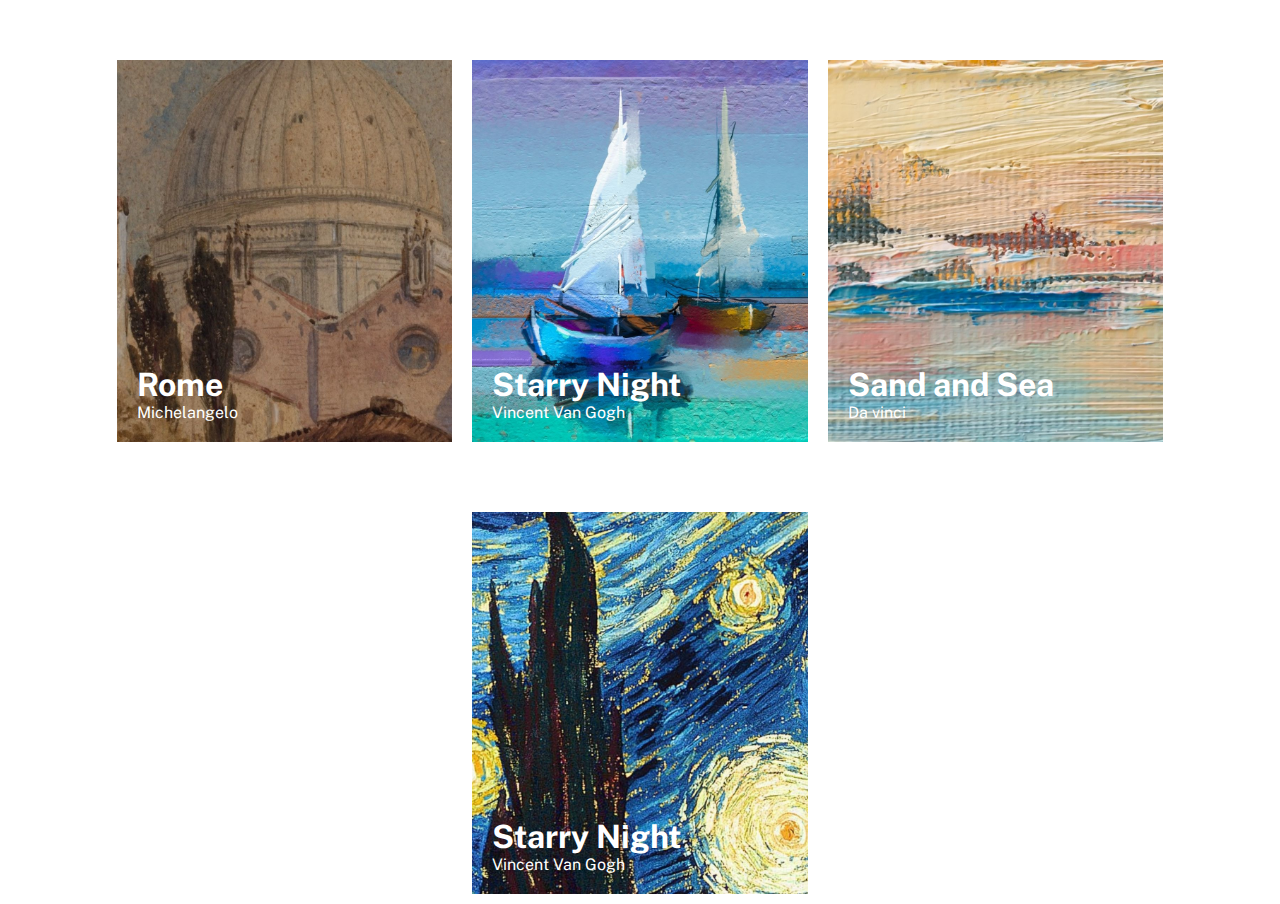
<file: desafio-2/index.html>
<!DOCTYPE html>
<html lang="pt-BR">
<head>
    <meta charset="UTF-8">
    <meta http-equiv="X-UA-Compatible" content="IE=edge">
    <meta name="viewport" content="width=device-width, initial-scale=1.0">
    <title>Lista de Imagens</title>
    <link rel="stylesheet" href="src/reset.css">
    <link rel="stylesheet" href="src/style.css">

    <link rel="preconnect" href="https://fonts.googleapis.com">
    <link rel="preconnect" href="https://fonts.gstatic.com" crossorigin>
    <link href="https://fonts.googleapis.com/css2?family=Public+Sans:wght@400;700&display=swap" rel="stylesheet">
</head>
<body>

    <section class="container">
        <div class="box">
          <img src="src/images/6.jpg" alt="Pintura rome">
          <div class="box-1">
            <h1>Rome</h1>
            <p>Michelangelo</p>
          </div>
        </div>

        <div class="box">
          <img src="src/images/3.jpg" alt="">
          <div class="box-1">
            <h1>Starry Night</h1>
            <p>Vincent Van Gogh</p>
          </div>
        </div>

        <div class="box">
          <img src="src/images/4.jpg" alt="">
          <div class="box-1">
            <h1>Sand and Sea</h1>
            <p>Da vinci</p>
          </div>
        </div>

        <div class="box">
          <img src="src/images/5.jpg" alt="">
          <div class="box-1">
            <h1>Starry Night</h1>
            <p>Vincent Van Gogh</p>
          </div>
        </div>

    </section>

</body>
</html>
</file>
<file: desafio-2/src/style.css>
.container{
  display: flex;
  justify-content: center;
  align-items: center;
  flex-wrap: wrap;
}

.container .box{
  width: 335.64px;
  height: 431.86px;
  margin: 10px;
  padding-top: 50px;
  position: relative /*porque ele e o pai do h1 e do p*/;
}
/* Fazendo as imagens adaptarem  */

.container .box img{
  width: 100%;
  height: 100%;
  object-fit: cover;
}

.container .box .box-1{
  position: absolute;
  bottom: 20px; 
  left: 20px;
  color: #fff;
  
}
</file>
